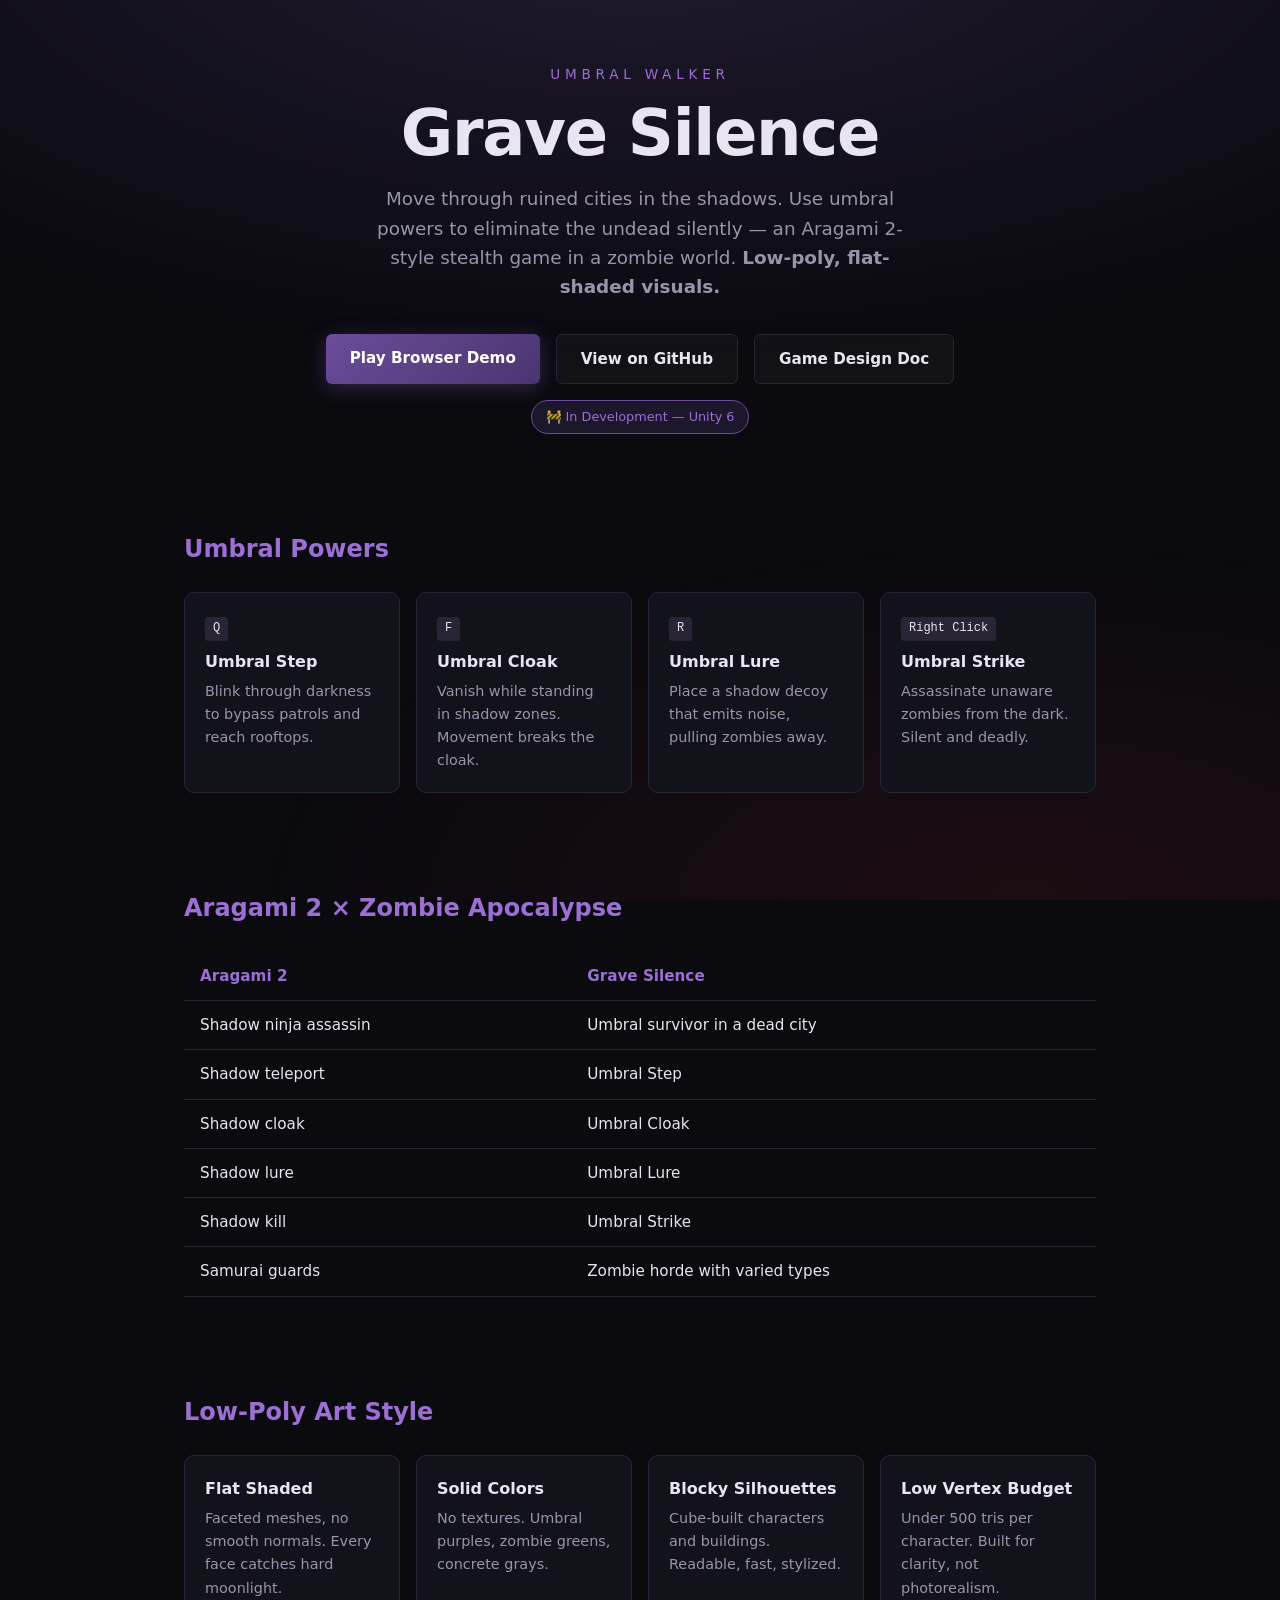
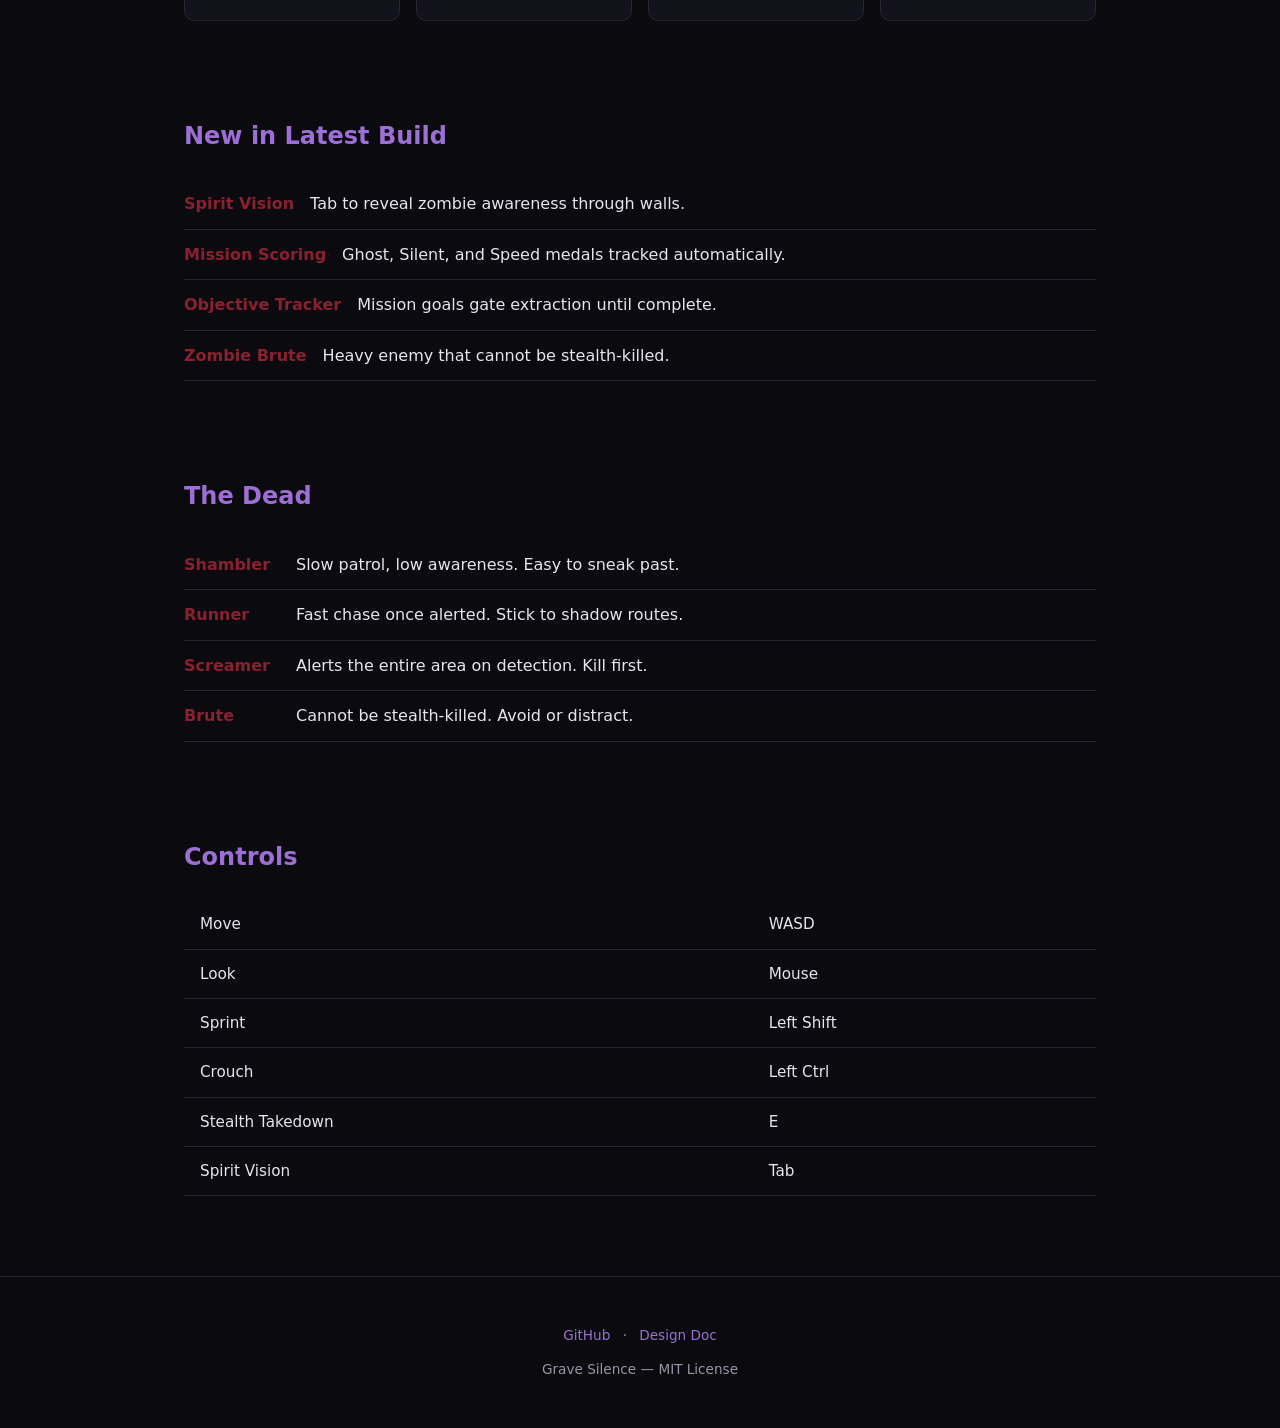
<file: docs/index.html>
<!DOCTYPE html>
<html lang="en">
<head>
  <meta charset="UTF-8">
  <meta name="viewport" content="width=device-width, initial-scale=1.0">
  <meta name="description" content="Grave Silence — A third-person stealth action game inspired by Aragami 2, set in a zombie apocalypse.">
  <title>Grave Silence</title>
  <link rel="stylesheet" href="css/style.css">
</head>
<body>
  <header>
    <div class="container">
      <p class="logo">Umbral Walker</p>
      <h1>Grave Silence</h1>
      <p class="tagline">
        Move through ruined cities in the shadows. Use umbral powers to eliminate the undead silently —
        an Aragami 2-style stealth game in a zombie world. <strong>Low-poly, flat-shaded visuals.</strong>
      </p>
      <div class="cta-row">
        <a class="btn btn-primary" href="demo.html">Play Browser Demo</a>
        <a class="btn btn-outline" href="https://github.com/atirek-pothiwala/grave-silence" target="_blank" rel="noopener">View on GitHub</a>
        <a class="btn btn-outline" href="design.html">Game Design Doc</a>
      </div>
      <p class="status">🚧 In Development — Unity 6</p>
    </div>
  </header>

  <main class="container">
    <section id="powers">
      <h2>Umbral Powers</h2>
      <div class="grid">
        <div class="card">
          <span class="key">Q</span>
          <h3>Umbral Step</h3>
          <p>Blink through darkness to bypass patrols and reach rooftops.</p>
        </div>
        <div class="card">
          <span class="key">F</span>
          <h3>Umbral Cloak</h3>
          <p>Vanish while standing in shadow zones. Movement breaks the cloak.</p>
        </div>
        <div class="card">
          <span class="key">R</span>
          <h3>Umbral Lure</h3>
          <p>Place a shadow decoy that emits noise, pulling zombies away.</p>
        </div>
        <div class="card">
          <span class="key">Right Click</span>
          <h3>Umbral Strike</h3>
          <p>Assassinate unaware zombies from the dark. Silent and deadly.</p>
        </div>
      </div>
    </section>

    <section id="concept">
      <h2>Aragami 2 × Zombie Apocalypse</h2>
      <table>
        <thead>
          <tr>
            <th>Aragami 2</th>
            <th>Grave Silence</th>
          </tr>
        </thead>
        <tbody>
          <tr><td>Shadow ninja assassin</td><td>Umbral survivor in a dead city</td></tr>
          <tr><td>Shadow teleport</td><td>Umbral Step</td></tr>
          <tr><td>Shadow cloak</td><td>Umbral Cloak</td></tr>
          <tr><td>Shadow lure</td><td>Umbral Lure</td></tr>
          <tr><td>Shadow kill</td><td>Umbral Strike</td></tr>
          <tr><td>Samurai guards</td><td>Zombie horde with varied types</td></tr>
        </tbody>
      </table>
    </section>

    <section id="art-style">
      <h2>Low-Poly Art Style</h2>
      <div class="grid">
        <div class="card">
          <h3>Flat Shaded</h3>
          <p>Faceted meshes, no smooth normals. Every face catches hard moonlight.</p>
        </div>
        <div class="card">
          <h3>Solid Colors</h3>
          <p>No textures. Umbral purples, zombie greens, concrete grays.</p>
        </div>
        <div class="card">
          <h3>Blocky Silhouettes</h3>
          <p>Cube-built characters and buildings. Readable, fast, stylized.</p>
        </div>
        <div class="card">
          <h3>Low Vertex Budget</h3>
          <p>Under 500 tris per character. Built for clarity, not photorealism.</p>
        </div>
      </div>
    </section>

    <section id="features">
      <h2>New in Latest Build</h2>
      <ul class="zombie-list">
        <li><strong>Spirit Vision</strong> Tab to reveal zombie awareness through walls.</li>
        <li><strong>Mission Scoring</strong> Ghost, Silent, and Speed medals tracked automatically.</li>
        <li><strong>Objective Tracker</strong> Mission goals gate extraction until complete.</li>
        <li><strong>Zombie Brute</strong> Heavy enemy that cannot be stealth-killed.</li>
      </ul>
    </section>

    <section id="zombies">
      <h2>The Dead</h2>
      <ul class="zombie-list">
        <li><strong>Shambler</strong> Slow patrol, low awareness. Easy to sneak past.</li>
        <li><strong>Runner</strong> Fast chase once alerted. Stick to shadow routes.</li>
        <li><strong>Screamer</strong> Alerts the entire area on detection. Kill first.</li>
        <li><strong>Brute</strong> Cannot be stealth-killed. Avoid or distract.</li>
      </ul>
    </section>

    <section id="controls">
      <h2>Controls</h2>
      <table>
        <tbody>
          <tr><td>Move</td><td>WASD</td></tr>
          <tr><td>Look</td><td>Mouse</td></tr>
          <tr><td>Sprint</td><td>Left Shift</td></tr>
          <tr><td>Crouch</td><td>Left Ctrl</td></tr>
          <tr><td>Stealth Takedown</td><td>E</td></tr>
          <tr><td>Spirit Vision</td><td>Tab</td></tr>
        </tbody>
      </table>
    </section>
  </main>

  <footer>
  <div class="container">
    <p>
      <a href="https://github.com/atirek-pothiwala/grave-silence">GitHub</a>
      ·
      <a href="design.html">Design Doc</a>
    </p>
    <p style="margin-top: 0.75rem;">Grave Silence — MIT License</p>
  </div>
  </footer>
</body>
</html>
</file>
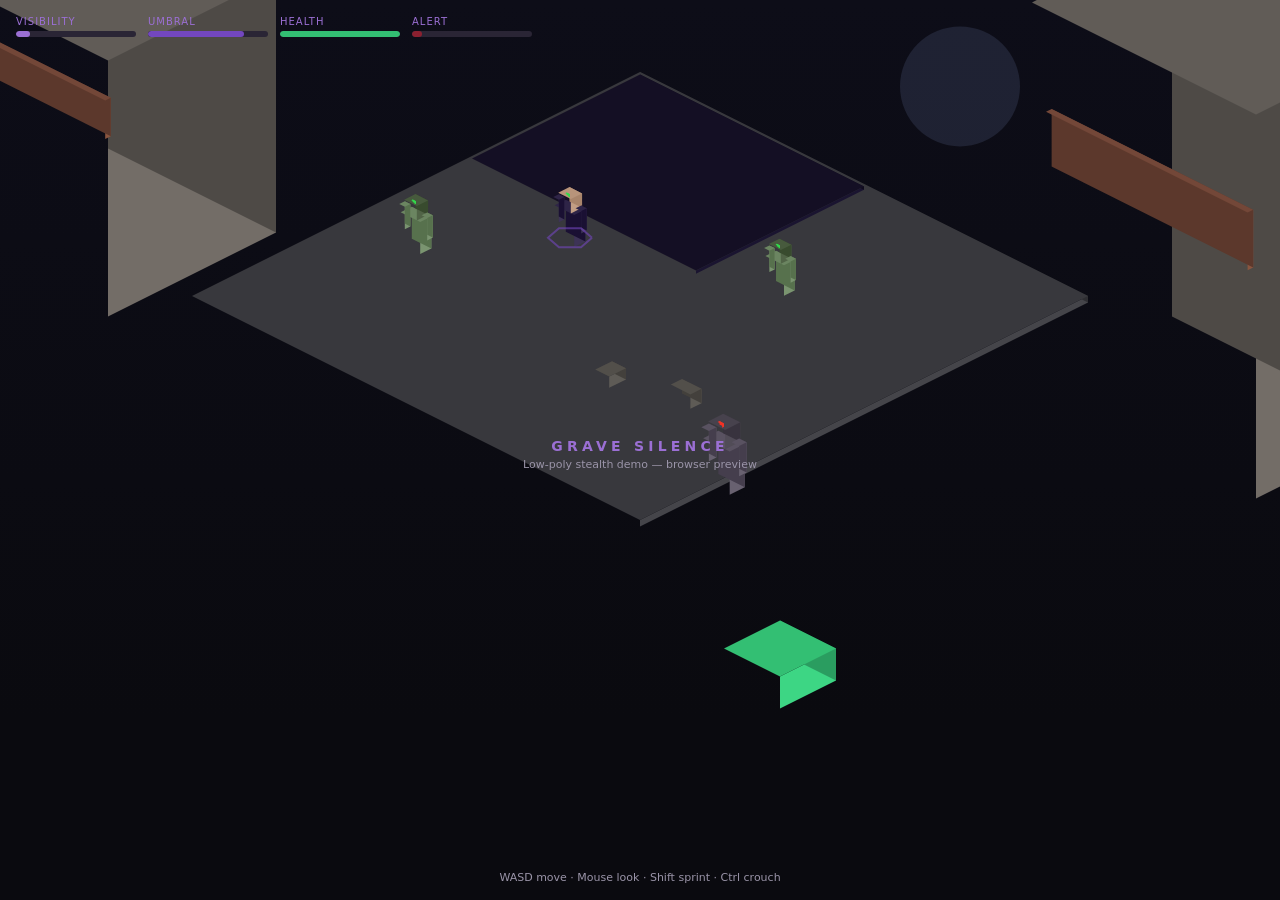
<file: docs/demo.html>
<!DOCTYPE html>
<html lang="en">
<head>
  <meta charset="UTF-8">
  <title>Grave Silence — Low-Poly Demo</title>
  <style>
    * { margin: 0; padding: 0; box-sizing: border-box; }
    body { background: #0a0a0f; overflow: hidden; font-family: system-ui, sans-serif; }
    canvas { display: block; }
    #hud {
      position: fixed; inset: 0; pointer-events: none; padding: 16px;
      display: flex; flex-direction: column; justify-content: space-between;
    }
    .bars { display: flex; gap: 12px; }
    .bar-wrap { width: 120px; }
    .bar-label { color: #9b6fd4; font-size: 10px; letter-spacing: 0.1em; margin-bottom: 4px; }
    .bar { height: 6px; background: #2a2535; border-radius: 3px; overflow: hidden; }
    .bar-fill { height: 100%; border-radius: 3px; }
    #title { color: #e8e4f0; text-align: center; }
    #title h1 { font-size: 14px; letter-spacing: 0.3em; color: #9b6fd4; }
    #title p { font-size: 11px; color: #9a94a8; margin-top: 4px; }
    #controls { color: #9a94a8; font-size: 11px; text-align: center; }
  </style>
</head>
<body>
  <div id="hud">
    <div class="bars">
      <div class="bar-wrap"><div class="bar-label">VISIBILITY</div><div class="bar"><div class="bar-fill" style="width:12%;background:#9b6fd4"></div></div></div>
      <div class="bar-wrap"><div class="bar-label">UMBRAL</div><div class="bar"><div class="bar-fill" style="width:80%;background:#7347bf"></div></div></div>
      <div class="bar-wrap"><div class="bar-label">HEALTH</div><div class="bar"><div class="bar-fill" style="width:100%;background:#33bf73"></div></div></div>
      <div class="bar-wrap"><div class="bar-label">ALERT</div><div class="bar"><div class="bar-fill" style="width:8%;background:#8b2030"></div></div></div>
    </div>
    <div id="title"><h1>GRAVE SILENCE</h1><p>Low-poly stealth demo — browser preview</p></div>
    <div id="controls">WASD move · Mouse look · Shift sprint · Ctrl crouch</div>
  </div>
  <canvas id="c" width="1280" height="720"></canvas>
  <script>
    const W = 1280, H = 720;
    const canvas = document.getElementById('c');
    const ctx = canvas.getContext('2d');

    const iso = (x, y, z) => ({
      x: W/2 + (x - z) * 28,
      y: H * 0.42 + (x + z) * 14 - y * 32
    });

    function face(points, color, stroke) {
      ctx.beginPath();
      ctx.moveTo(points[0].x, points[0].y);
      for (let i = 1; i < points.length; i++) ctx.lineTo(points[i].x, points[i].y);
      ctx.closePath();
      ctx.fillStyle = color;
      ctx.fill();
      if (stroke) { ctx.strokeStyle = stroke; ctx.lineWidth = 1; ctx.stroke(); }
    }

    function box(x, y, z, w, h, d, colors) {
      const p = [
        iso(x, y+h, z), iso(x+w, y+h, z), iso(x+w, y+h, z+d), iso(x, y+h, z+d)
      ];
      const l = [
        iso(x, y, z), iso(x, y+h, z), iso(x+w, y+h, z), iso(x+w, y, z)
      ];
      const r = [
        iso(x+w, y, z), iso(x+w, y+h, z), iso(x+w, y+h, z+d), iso(x+w, y, z+d)
      ];
      face(r, colors.right || colors.top);
      face(l, colors.left || colors.top);
      face(p, colors.top);
    }

    function drawScene() {
      const grad = ctx.createLinearGradient(0, 0, 0, H);
      grad.addColorStop(0, '#0d0d18');
      grad.addColorStop(1, '#0a0a0f');
      ctx.fillStyle = grad;
      ctx.fillRect(0, 0, W, H);

      // Moon
      ctx.fillStyle = '#8899cc';
      ctx.globalAlpha = 0.15;
      ctx.beginPath(); ctx.arc(W*0.75, H*0.12, 60, 0, Math.PI*2); ctx.fill();
      ctx.globalAlpha = 1;

      box(-8, 0, -8, 16, 0.2, 16, { top: '#38383d', left: '#2e2e32', right: '#45454a' });

      box(-15, 0, 4, 6, 8, 6, { top: '#615c57', left: '#4e4a46', right: '#736d67' });
      box(-14.5, 5.5, 9.8, 5.4, 1.2, 0.2, { top: '#734738', left: '#5c382c', right: '#8a553f' });

      box(10, 0, -9, 8, 12, 5, { top: '#615c57', left: '#4e4a46', right: '#736d67' });
      box(10.5, 7, -4.2, 7.2, 1.8, 0.2, { top: '#734738', left: '#5c382c', right: '#8a553f' });

      // Shadow zone
      box(-8, 0.02, -8, 8, 0.1, 6, { top: '#140f24', left: '#0f0b1c', right: '#1a1430' });

      // Extraction
      box(15, 0, 10, 2, 1, 2, { top: '#33bf73', left: '#2a9d60', right: '#3dd684' });

      // Debris
      box(2, 0, 3, 0.5, 0.35, 0.6, { top: '#524f4a', left: '#43403c', right: '#5e5b56' });
      box(4, 0, 2.5, 0.7, 0.45, 0.4, { top: '#524f4a', left: '#43403c', right: '#5e5b56' });

      // Zombies
      drawHumanoid(-6, 0, 2, 1, '#6b8561', '#475a3d', '#33d94d');
      drawHumanoid(2, 0, -3, 0.95, '#6b8561', '#475a3d', '#33d94d');
      drawHumanoid(8, 0, 5, 1.35, '#595261', '#47424d', '#f23326');

      // Player in shadow with umbral ring
      drawHumanoid(-3.5, 0, -1, 1, '#2e2447', '#b8947a', null);
      const pr = iso(-3.5, 0.05, -1);
      ctx.strokeStyle = '#7347bf';
      ctx.globalAlpha = 0.6;
      ctx.lineWidth = 2;
      ctx.beginPath();
      for (let i = 0; i <= 6; i++) {
        const a = (i / 6) * Math.PI * 2;
        const px = pr.x + Math.cos(a) * 22;
        const py = pr.y + Math.sin(a) * 11;
        i === 0 ? ctx.moveTo(px, py) : ctx.lineTo(px, py);
      }
      ctx.stroke();
      ctx.globalAlpha = 1;

      window.sceneReady = true;
    }

    function drawHumanoid(x, y, z, scale, body, head, eye) {
      const s = scale;
      box(x-0.35*s, y, z-0.2*s, 0.7*s, 1.0*s, 0.4*s, { top: body, left: shade(body,-20), right: shade(body,15) });
      box(x-0.22*s, y+1.0*s, z-0.2*s, 0.45*s, 0.45*s, 0.4*s, { top: head, left: shade(head,-15), right: shade(head,10) });
      box(x-0.1*s, y+1.35*s, z+0.02*s, 0.12*s, 0.08*s, 0.05*s, { top: eye || '#33d94d', left: eye || '#33d94d', right: eye || '#33d94d' });
      box(x-0.5*s, y+0.45*s, z-0.1*s, 0.2*s, 0.7*s, 0.2*s, { top: body, left: shade(body,-20), right: shade(body,15) });
      box(x+0.3*s, y+0.45*s, z-0.1*s, 0.2*s, 0.7*s, 0.2*s, { top: body, left: shade(body,-20), right: shade(body,15) });
    }

    function shade(hex, amt) {
      const n = parseInt(hex.slice(1), 16);
      const r = Math.max(0, Math.min(255, ((n>>16)&255)+amt));
      const g = Math.max(0, Math.min(255, ((n>>8)&255)+amt));
      const b = Math.max(0, Math.min(255, (n&255)+amt));
      return `rgb(${r},${g},${b})`;
    }

    drawScene();
  </script>
</body>
</html>
</file>
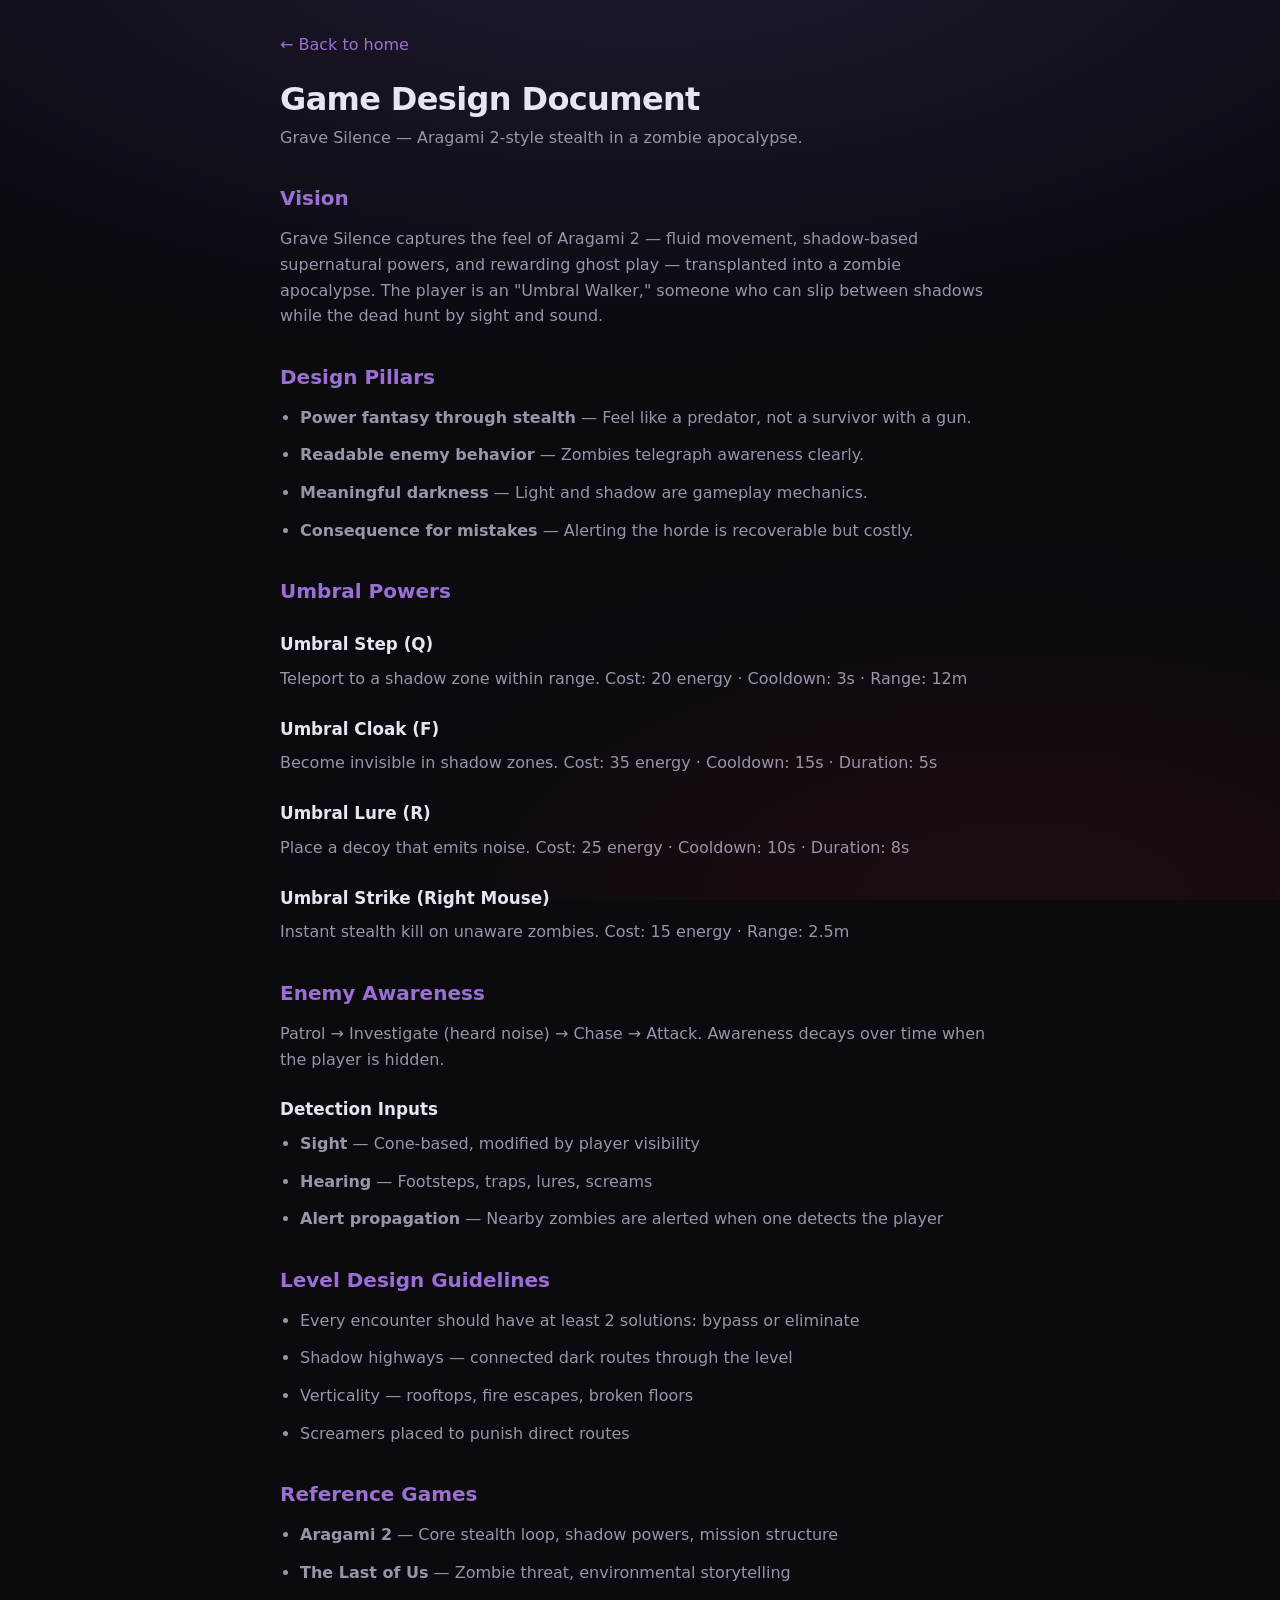
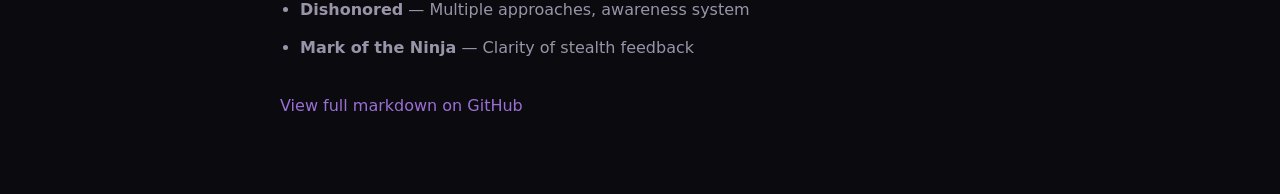
<file: docs/design.html>
<!DOCTYPE html>
<html lang="en">
<head>
  <meta charset="UTF-8">
  <meta name="viewport" content="width=device-width, initial-scale=1.0">
  <title>Design Doc — Grave Silence</title>
  <link rel="stylesheet" href="css/style.css">
  <style>
    .prose { max-width: 720px; margin: 0 auto; padding: 2rem 0 4rem; }
    .prose h1 { font-size: 2rem; margin-bottom: 0.5rem; }
    .prose h2 { font-size: 1.25rem; margin: 2rem 0 0.75rem; color: var(--umbral-glow); }
    .prose h3 { font-size: 1.05rem; margin: 1.5rem 0 0.5rem; }
    .prose p, .prose li { color: var(--text-muted); margin-bottom: 0.75rem; }
    .prose ul { padding-left: 1.25rem; margin-bottom: 1rem; }
    .prose code { background: var(--bg-card); padding: 0.15rem 0.4rem; border-radius: 4px; font-size: 0.9em; }
    .back { display: inline-block; margin-bottom: 1.5rem; }
  </style>
</head>
<body>
  <div class="container prose">
    <a class="back" href="index.html">← Back to home</a>

    <h1>Game Design Document</h1>
    <p>Grave Silence — Aragami 2-style stealth in a zombie apocalypse.</p>

    <h2>Vision</h2>
    <p>
      Grave Silence captures the feel of Aragami 2 — fluid movement, shadow-based supernatural powers,
      and rewarding ghost play — transplanted into a zombie apocalypse. The player is an "Umbral Walker,"
      someone who can slip between shadows while the dead hunt by sight and sound.
    </p>

    <h2>Design Pillars</h2>
    <ul>
      <li><strong>Power fantasy through stealth</strong> — Feel like a predator, not a survivor with a gun.</li>
      <li><strong>Readable enemy behavior</strong> — Zombies telegraph awareness clearly.</li>
      <li><strong>Meaningful darkness</strong> — Light and shadow are gameplay mechanics.</li>
      <li><strong>Consequence for mistakes</strong> — Alerting the horde is recoverable but costly.</li>
    </ul>

    <h2>Umbral Powers</h2>

    <h3>Umbral Step (Q)</h3>
    <p>Teleport to a shadow zone within range. Cost: 20 energy · Cooldown: 3s · Range: 12m</p>

    <h3>Umbral Cloak (F)</h3>
    <p>Become invisible in shadow zones. Cost: 35 energy · Cooldown: 15s · Duration: 5s</p>

    <h3>Umbral Lure (R)</h3>
    <p>Place a decoy that emits noise. Cost: 25 energy · Cooldown: 10s · Duration: 8s</p>

    <h3>Umbral Strike (Right Mouse)</h3>
    <p>Instant stealth kill on unaware zombies. Cost: 15 energy · Range: 2.5m</p>

    <h2>Enemy Awareness</h2>
    <p>Patrol → Investigate (heard noise) → Chase → Attack. Awareness decays over time when the player is hidden.</p>

    <h3>Detection Inputs</h3>
    <ul>
      <li><strong>Sight</strong> — Cone-based, modified by player visibility</li>
      <li><strong>Hearing</strong> — Footsteps, traps, lures, screams</li>
      <li><strong>Alert propagation</strong> — Nearby zombies are alerted when one detects the player</li>
    </ul>

    <h2>Level Design Guidelines</h2>
    <ul>
      <li>Every encounter should have at least 2 solutions: bypass or eliminate</li>
      <li>Shadow highways — connected dark routes through the level</li>
      <li>Verticality — rooftops, fire escapes, broken floors</li>
      <li>Screamers placed to punish direct routes</li>
    </ul>

    <h2>Reference Games</h2>
    <ul>
      <li><strong>Aragami 2</strong> — Core stealth loop, shadow powers, mission structure</li>
      <li><strong>The Last of Us</strong> — Zombie threat, environmental storytelling</li>
      <li><strong>Dishonored</strong> — Multiple approaches, awareness system</li>
      <li><strong>Mark of the Ninja</strong> — Clarity of stealth feedback</li>
    </ul>

    <p style="margin-top: 2rem;">
      <a href="https://github.com/atirek-pothiwala/grave-silence/blob/main/docs/DESIGN.md">View full markdown on GitHub</a>
    </p>
  </div>
</body>
</html>
</file>
<file: docs/css/style.css>
:root {
  --bg-deep: #0a0a0f;
  --bg-card: #12121a;
  --umbral: #6b4c9a;
  --umbral-glow: #9b6fd4;
  --blood: #8b2030;
  --text: #e8e4f0;
  --text-muted: #9a94a8;
  --border: #2a2535;
}

* {
  box-sizing: border-box;
  margin: 0;
  padding: 0;
}

html {
  scroll-behavior: smooth;
}

body {
  background: var(--bg-deep);
  color: var(--text);
  font-family: "Segoe UI", system-ui, -apple-system, sans-serif;
  line-height: 1.6;
  min-height: 100vh;
}

body::before {
  content: "";
  position: fixed;
  inset: 0;
  background:
    radial-gradient(ellipse 80% 50% at 50% -10%, rgba(107, 76, 154, 0.25), transparent),
    radial-gradient(ellipse 60% 40% at 80% 100%, rgba(139, 32, 48, 0.15), transparent);
  pointer-events: none;
  z-index: -1;
}

a {
  color: var(--umbral-glow);
  text-decoration: none;
  transition: color 0.2s;
}

a:hover {
  color: #c4a0f0;
}

.container {
  max-width: 960px;
  margin: 0 auto;
  padding: 0 1.5rem;
}

/* Header */
header {
  padding: 4rem 0 3rem;
  text-align: center;
}

.logo {
  font-size: 0.85rem;
  letter-spacing: 0.35em;
  text-transform: uppercase;
  color: var(--umbral-glow);
  margin-bottom: 0.75rem;
}

h1 {
  font-size: clamp(2.5rem, 6vw, 4rem);
  font-weight: 700;
  letter-spacing: -0.02em;
  line-height: 1.1;
  margin-bottom: 1rem;
}

.tagline {
  font-size: 1.15rem;
  color: var(--text-muted);
  max-width: 540px;
  margin: 0 auto 2rem;
}

.cta-row {
  display: flex;
  gap: 1rem;
  justify-content: center;
  flex-wrap: wrap;
}

.btn {
  display: inline-block;
  padding: 0.75rem 1.5rem;
  border-radius: 6px;
  font-weight: 600;
  font-size: 0.95rem;
  transition: transform 0.15s, box-shadow 0.15s;
}

.btn:hover {
  transform: translateY(-2px);
}

.btn-primary {
  background: linear-gradient(135deg, var(--umbral), #4a3570);
  color: white;
  box-shadow: 0 4px 20px rgba(107, 76, 154, 0.4);
}

.btn-primary:hover {
  box-shadow: 0 6px 28px rgba(155, 111, 212, 0.5);
  color: white;
}

.btn-outline {
  border: 1px solid var(--border);
  color: var(--text);
  background: rgba(255, 255, 255, 0.03);
}

.btn-outline:hover {
  border-color: var(--umbral);
  color: var(--umbral-glow);
}

/* Sections */
section {
  padding: 3rem 0;
}

section h2 {
  font-size: 1.5rem;
  margin-bottom: 1.5rem;
  color: var(--umbral-glow);
}

/* Ability cards */
.grid {
  display: grid;
  grid-template-columns: repeat(auto-fit, minmax(200px, 1fr));
  gap: 1rem;
}

.card {
  background: var(--bg-card);
  border: 1px solid var(--border);
  border-radius: 10px;
  padding: 1.25rem;
  transition: border-color 0.2s;
}

.card:hover {
  border-color: var(--umbral);
}

.card h3 {
  font-size: 1rem;
  margin-bottom: 0.35rem;
}

.card .key {
  display: inline-block;
  background: var(--border);
  padding: 0.15rem 0.5rem;
  border-radius: 4px;
  font-size: 0.75rem;
  font-family: monospace;
  margin-bottom: 0.5rem;
}

.card p {
  font-size: 0.9rem;
  color: var(--text-muted);
}

/* Table */
table {
  width: 100%;
  border-collapse: collapse;
  font-size: 0.95rem;
}

th, td {
  padding: 0.75rem 1rem;
  text-align: left;
  border-bottom: 1px solid var(--border);
}

th {
  color: var(--umbral-glow);
  font-weight: 600;
}

/* Zombie list */
.zombie-list {
  list-style: none;
}

.zombie-list li {
  padding: 0.75rem 0;
  border-bottom: 1px solid var(--border);
  display: flex;
  gap: 1rem;
  align-items: baseline;
}

.zombie-list strong {
  min-width: 6rem;
  color: var(--blood);
}

/* Status badge */
.status {
  display: inline-block;
  background: rgba(107, 76, 154, 0.2);
  border: 1px solid var(--umbral);
  color: var(--umbral-glow);
  padding: 0.35rem 0.85rem;
  border-radius: 999px;
  font-size: 0.8rem;
  margin-top: 1rem;
}

/* Footer */
footer {
  padding: 3rem 0;
  text-align: center;
  color: var(--text-muted);
  font-size: 0.85rem;
  border-top: 1px solid var(--border);
  margin-top: 2rem;
}

footer a {
  margin: 0 0.5rem;
}
</file>
